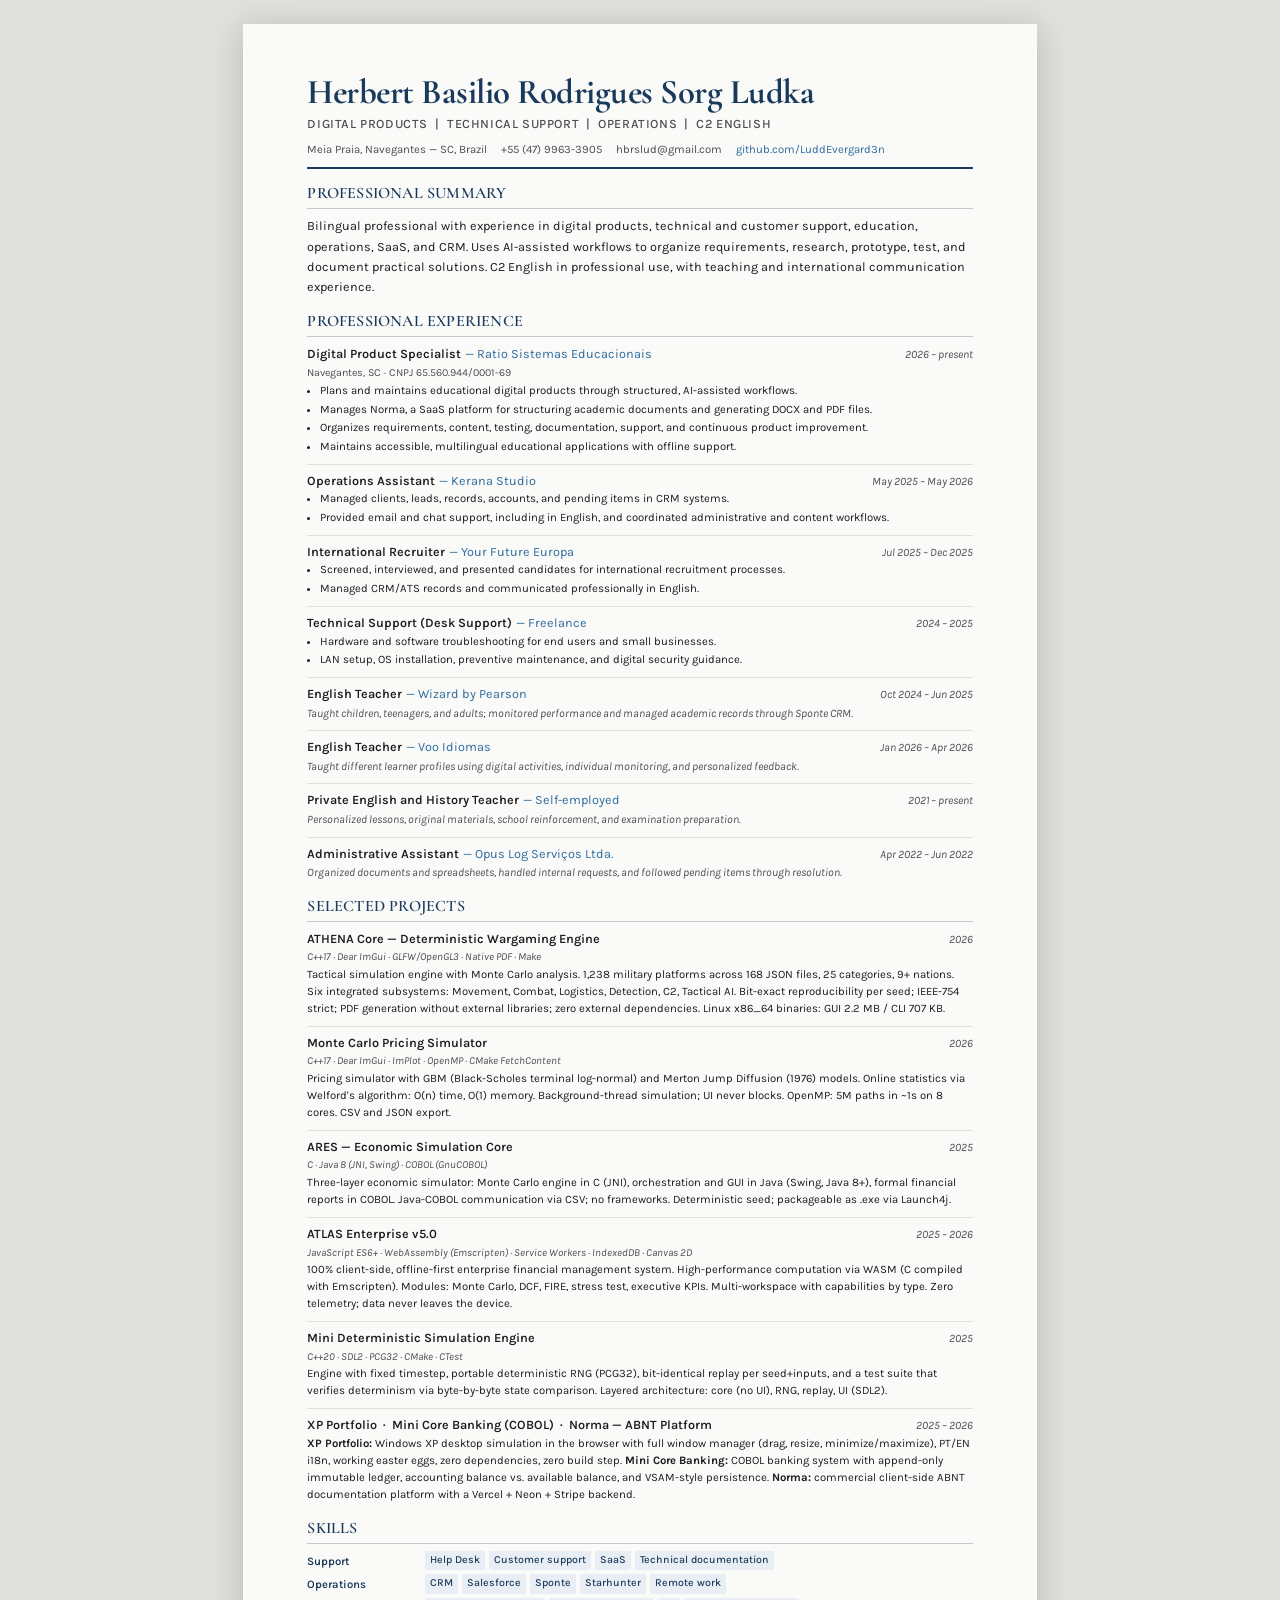
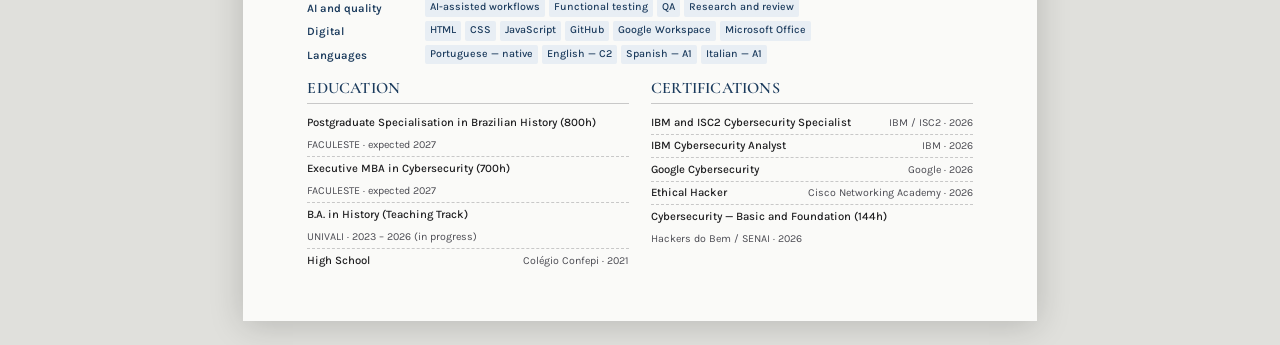
<file: cv/cv-en.html>
<!DOCTYPE html>
<html lang="en">
<head>
  <meta charset="UTF-8">
  <meta name="viewport" content="width=device-width, initial-scale=1.0">
  <title>Herbert B. R. S. Ludka — Resume</title>

  <link rel="preconnect" href="https://fonts.googleapis.com">
  <link rel="preconnect" href="https://fonts.gstatic.com" crossorigin>
  <link href="https://fonts.googleapis.com/css2?family=Cormorant+Garamond:wght@500;600;700&family=Karla:ital,wght@0,300;0,400;0,500;0,600;1,400&display=swap" rel="stylesheet">

  <style>
    :root {
      --c-bg:         #FAFAF8;
      --c-text:       #1C1C1E;
      --c-muted:      #4B4B52;
      --c-accent:     #1A3A5C;
      --c-accent-mid: #2E6B9E;
      --c-rule:       #C8C8C8;
      --c-rule-soft:  #E2E2DC;
      --c-tag-bg:     #E8EEF4;
      --c-tag-text:   #1A3A5C;
      --font-head: 'Cormorant Garamond', Georgia, serif;
      --font-body: 'Karla', system-ui, sans-serif;
    }

    *, *::before, *::after { box-sizing: border-box; margin: 0; padding: 0; }
    html { font-size: 10.5pt; }

    body {
      font-family: var(--font-body);
      background: #E0E0DC;
      color: var(--c-text);
      line-height: 1.55;
      -webkit-font-smoothing: antialiased;
    }

    a { color: var(--c-accent-mid); text-decoration: none; }

    .page {
      width: 210mm;
      min-height: 297mm;
      margin: 24px auto;
      background: var(--c-bg);
      padding: 13mm 17mm;
      box-shadow: 0 4px 32px rgba(0,0,0,.18);
    }

    .header {
      border-bottom: 2.5px solid var(--c-accent);
      padding-bottom: 9px;
      margin-bottom: 12px;
    }

    .header__name {
      font-family: var(--font-head);
      font-size: 26pt;
      font-weight: 700;
      color: var(--c-accent);
      letter-spacing: -0.5px;
      line-height: 1.1;
      margin-bottom: 3px;
    }

    .header__title {
      font-size: 9.5pt;
      font-weight: 500;
      color: var(--c-muted);
      letter-spacing: 0.6px;
      text-transform: uppercase;
      margin-bottom: 7px;
    }

    .header__contact {
      display: flex;
      flex-wrap: wrap;
      gap: 3px 14px;
      font-size: 8.5pt;
      color: var(--c-muted);
    }

    .section { margin-bottom: 12px; }

    .section__title {
      font-family: var(--font-head);
      font-size: 12pt;
      font-weight: 600;
      color: var(--c-accent);
      border-bottom: 1px solid var(--c-rule);
      padding-bottom: 2px;
      margin-bottom: 7px;
      text-transform: uppercase;
      letter-spacing: 0.2px;
    }

    .summary { font-size: 9.5pt; line-height: 1.6; }

    .entry { margin-bottom: 8px; }
    .entry:last-child { margin-bottom: 0; }

    .entry__header {
      display: flex;
      justify-content: space-between;
      align-items: baseline;
      flex-wrap: wrap;
      gap: 1px 8px;
      margin-bottom: 1px;
    }

    .entry__left {
      display: flex;
      flex-wrap: wrap;
      align-items: baseline;
      gap: 0 4px;
    }

    .entry__role    { font-weight: 600; font-size: 9.5pt; color: var(--c-text); }
    .entry__company { font-weight: 400; font-size: 9.5pt; color: var(--c-accent-mid); }

    .entry__regime {
      font-size: 7.5pt;
      color: var(--c-muted);
      border: 1px solid var(--c-rule);
      border-radius: 2px;
      padding: 0 4px;
      line-height: 1.5;
    }

    .entry__period {
      font-size: 8.5pt;
      color: var(--c-muted);
      white-space: nowrap;
      font-style: italic;
    }

    .entry__sub {
      font-size: 8pt;
      color: var(--c-muted);
      margin-bottom: 2px;
    }

    .entry ul { padding-left: 13px; list-style: disc; }

    .entry li {
      font-size: 8.5pt;
      color: var(--c-text);
      margin-bottom: 1.5px;
      line-height: 1.5;
    }

    .entry__inline-desc {
      font-size: 8.5pt;
      color: var(--c-muted);
      font-style: italic;
      margin-top: 1px;
    }

    .project__name  { font-weight: 600; font-size: 9.5pt; color: var(--c-text); }
    .project__stack { font-size: 8pt; color: var(--c-muted); font-style: italic; }
    .project__desc  { font-size: 8.5pt; margin-top: 1px; line-height: 1.5; }

    .sub-rule { border: none; border-top: 1px solid var(--c-rule-soft); margin: 6px 0; }

    .skills-grid {
      display: grid;
      grid-template-columns: 108px 1fr;
      gap: 4px 10px;
      font-size: 8.5pt;
    }

    .skills-grid .label { font-weight: 600; color: var(--c-accent); padding-top: 2px; }
    .skills-grid .tags  { display: flex; flex-wrap: wrap; gap: 2px 4px; }

    .tag {
      background: var(--c-tag-bg);
      color: var(--c-tag-text);
      font-size: 8pt;
      font-weight: 500;
      padding: 1px 5px;
      border-radius: 2px;
      white-space: nowrap;
    }

    .two-col { display: grid; grid-template-columns: 1fr 1fr; gap: 0 22px; }
    .two-col .section { margin-bottom: 0; }

    .edu-list { list-style: none; padding: 0; }

    .edu-list li {
      font-size: 8.5pt;
      padding: 2.5px 0;
      border-bottom: 1px dashed var(--c-rule);
      display: flex;
      justify-content: space-between;
      align-items: baseline;
      gap: 6px;
      flex-wrap: wrap;
    }

    .edu-list li:last-child { border-bottom: none; }
    .edu-list .edu-name { font-weight: 500; }
    .edu-list .edu-meta { font-size: 8pt; color: var(--c-muted); text-align: right; white-space: nowrap; }

    @media print {
      body { background: white; print-color-adjust: exact; -webkit-print-color-adjust: exact; }
      .page { margin: 0; box-shadow: none; width: 100%; padding: 10mm 14mm; }
    }

    @page { size: A4; margin: 0; }
  </style>
</head>
<body>
<div class="page">

  <header class="header">
    <div class="header__name">Herbert Basilio Rodrigues Sorg Ludka</div>
    <div class="header__title">Digital Products &nbsp;|&nbsp; Technical Support &nbsp;|&nbsp; Operations &nbsp;|&nbsp; C2 English</div>
    <div class="header__contact">
      <span>Meia Praia, Navegantes — SC, Brazil</span>
      <span>+55 (47) 9963-3905</span>
      <span>hbrslud@gmail.com</span>
      <span><a href="https://github.com/LuddEvergard3n">github.com/LuddEvergard3n</a></span>
    </div>
  </header>

  <section class="section">
    <h2 class="section__title">Professional Summary</h2>
    <p class="summary">
      Bilingual professional with experience in digital products, technical and customer support, education, operations, SaaS, and CRM. Uses AI-assisted workflows to organize requirements, research, prototype, test, and document practical solutions. C2 English in professional use, with teaching and international communication experience.
    </p>
  </section>

  <section class="section">
    <h2 class="section__title">Professional Experience</h2>

    <div class="entry">
      <div class="entry__header">
        <div class="entry__left">
          <span class="entry__role">Digital Product Specialist</span>
          <span class="entry__company">— Ratio Sistemas Educacionais</span>
        </div>
        <span class="entry__period">2026 – present</span>
      </div>
      <div class="entry__sub">Navegantes, SC · CNPJ 65.560.944/0001-69</div>
      <ul>
        <li>Plans and maintains educational digital products through structured, AI-assisted workflows.</li>
        <li>Manages Norma, a SaaS platform for structuring academic documents and generating DOCX and PDF files.</li>
        <li>Organizes requirements, content, testing, documentation, support, and continuous product improvement.</li>
        <li>Maintains accessible, multilingual educational applications with offline support.</li>
      </ul>
    </div>

    <hr class="sub-rule">

    <div class="entry">
      <div class="entry__header">
        <div class="entry__left">
          <span class="entry__role">Operations Assistant</span>
          <span class="entry__company">— Kerana Studio</span>
        </div>
        <span class="entry__period">May 2025 – May 2026</span>
      </div>
      <ul>
        <li>Managed clients, leads, records, accounts, and pending items in CRM systems.</li>
        <li>Provided email and chat support, including in English, and coordinated administrative and content workflows.</li>
      </ul>
    </div>

    <hr class="sub-rule">

    <div class="entry">
      <div class="entry__header">
        <div class="entry__left">
          <span class="entry__role">International Recruiter</span>
          <span class="entry__company">— Your Future Europa</span>
        </div>
        <span class="entry__period">Jul 2025 – Dec 2025</span>
      </div>
      <ul>
        <li>Screened, interviewed, and presented candidates for international recruitment processes.</li>
        <li>Managed CRM/ATS records and communicated professionally in English.</li>
      </ul>
    </div>

    <hr class="sub-rule">

    <div class="entry">
      <div class="entry__header">
        <div class="entry__left">
          <span class="entry__role">Technical Support (Desk Support)</span>
          <span class="entry__company">— Freelance</span>
        </div>
        <span class="entry__period">2024 – 2025</span>
      </div>
      <ul>
        <li>Hardware and software troubleshooting for end users and small businesses.</li>
        <li>LAN setup, OS installation, preventive maintenance, and digital security guidance.</li>
      </ul>
    </div>

    <hr class="sub-rule">

    <div class="entry">
      <div class="entry__header">
        <div class="entry__left">
          <span class="entry__role">English Teacher</span>
          <span class="entry__company">— Wizard by Pearson</span>
        </div>
        <span class="entry__period">Oct 2024 – Jun 2025</span>
      </div>
      <div class="entry__inline-desc">
        Taught children, teenagers, and adults; monitored performance and managed academic records through Sponte CRM.
      </div>
    </div>

    <hr class="sub-rule">

    <div class="entry">
      <div class="entry__header">
        <div class="entry__left"><span class="entry__role">English Teacher</span><span class="entry__company">— Voo Idiomas</span></div>
        <span class="entry__period">Jan 2026 – Apr 2026</span>
      </div>
      <div class="entry__inline-desc">Taught different learner profiles using digital activities, individual monitoring, and personalized feedback.</div>
    </div>

    <hr class="sub-rule">

    <div class="entry">
      <div class="entry__header">
        <div class="entry__left"><span class="entry__role">Private English and History Teacher</span><span class="entry__company">— Self-employed</span></div>
        <span class="entry__period">2021 – present</span>
      </div>
      <div class="entry__inline-desc">Personalized lessons, original materials, school reinforcement, and examination preparation.</div>
    </div>

    <hr class="sub-rule">

    <div class="entry">
      <div class="entry__header">
        <div class="entry__left"><span class="entry__role">Administrative Assistant</span><span class="entry__company">— Opus Log Serviços Ltda.</span></div>
        <span class="entry__period">Apr 2022 – Jun 2022</span>
      </div>
      <div class="entry__inline-desc">Organized documents and spreadsheets, handled internal requests, and followed pending items through resolution.</div>
    </div>

  </section>

  <section class="section">
    <h2 class="section__title">Selected Projects</h2>

    <div class="entry">
      <div class="entry__header">
        <span class="project__name">ATHENA Core — Deterministic Wargaming Engine</span>
        <span class="entry__period">2026</span>
      </div>
      <div class="project__stack">C++17 &middot; Dear ImGui &middot; GLFW/OpenGL3 &middot; Native PDF &middot; Make</div>
      <p class="project__desc">Tactical simulation engine with Monte Carlo analysis. 1,238 military platforms across 168 JSON files, 25 categories, 9+ nations. Six integrated subsystems: Movement, Combat, Logistics, Detection, C2, Tactical AI. Bit-exact reproducibility per seed; IEEE-754 strict; PDF generation without external libraries; zero external dependencies. Linux x86_64 binaries: GUI 2.2 MB / CLI 707 KB.</p>
    </div>

    <hr class="sub-rule">

    <div class="entry">
      <div class="entry__header">
        <span class="project__name">Monte Carlo Pricing Simulator</span>
        <span class="entry__period">2026</span>
      </div>
      <div class="project__stack">C++17 &middot; Dear ImGui &middot; ImPlot &middot; OpenMP &middot; CMake FetchContent</div>
      <p class="project__desc">Pricing simulator with GBM (Black-Scholes terminal log-normal) and Merton Jump Diffusion (1976) models. Online statistics via Welford's algorithm: O(n) time, O(1) memory. Background-thread simulation; UI never blocks. OpenMP: 5M paths in ~1s on 8 cores. CSV and JSON export.</p>
    </div>

    <hr class="sub-rule">

    <div class="entry">
      <div class="entry__header">
        <span class="project__name">ARES — Economic Simulation Core</span>
        <span class="entry__period">2025</span>
      </div>
      <div class="project__stack">C &middot; Java 8 (JNI, Swing) &middot; COBOL (GnuCOBOL)</div>
      <p class="project__desc">Three-layer economic simulator: Monte Carlo engine in C (JNI), orchestration and GUI in Java (Swing, Java 8+), formal financial reports in COBOL. Java-COBOL communication via CSV; no frameworks. Deterministic seed; packageable as .exe via Launch4j.</p>
    </div>

    <hr class="sub-rule">

    <div class="entry">
      <div class="entry__header">
        <span class="project__name">ATLAS Enterprise v5.0</span>
        <span class="entry__period">2025 – 2026</span>
      </div>
      <div class="project__stack">JavaScript ES6+ &middot; WebAssembly (Emscripten) &middot; Service Workers &middot; IndexedDB &middot; Canvas 2D</div>
      <p class="project__desc">100% client-side, offline-first enterprise financial management system. High-performance computation via WASM (C compiled with Emscripten). Modules: Monte Carlo, DCF, FIRE, stress test, executive KPIs. Multi-workspace with capabilities by type. Zero telemetry; data never leaves the device.</p>
    </div>

    <hr class="sub-rule">

    <div class="entry">
      <div class="entry__header">
        <span class="project__name">Mini Deterministic Simulation Engine</span>
        <span class="entry__period">2025</span>
      </div>
      <div class="project__stack">C++20 &middot; SDL2 &middot; PCG32 &middot; CMake &middot; CTest</div>
      <p class="project__desc">Engine with fixed timestep, portable deterministic RNG (PCG32), bit-identical replay per seed+inputs, and a test suite that verifies determinism via byte-by-byte state comparison. Layered architecture: core (no UI), RNG, replay, UI (SDL2).</p>
    </div>

    <hr class="sub-rule">

    <div class="entry">
      <div class="entry__header">
        <span class="project__name">XP Portfolio &nbsp;&middot;&nbsp; Mini Core Banking (COBOL) &nbsp;&middot;&nbsp; Norma — ABNT Platform</span>
        <span class="entry__period">2025 – 2026</span>
      </div>
      <p class="project__desc">
        <strong>XP Portfolio:</strong> Windows XP desktop simulation in the browser with full window manager (drag, resize, minimize/maximize), PT/EN i18n, working easter eggs, zero dependencies, zero build step.
        <strong>Mini Core Banking:</strong> COBOL banking system with append-only immutable ledger, accounting balance vs. available balance, and VSAM-style persistence.
        <strong>Norma:</strong> commercial client-side ABNT documentation platform with a Vercel + Neon + Stripe backend.
      </p>
    </div>

  </section>

  <section class="section">
    <h2 class="section__title">Skills</h2>
    <div class="skills-grid">
      <span class="label">Support</span><div class="tags"><span class="tag">Help Desk</span><span class="tag">Customer support</span><span class="tag">SaaS</span><span class="tag">Technical documentation</span></div>
      <span class="label">Operations</span><div class="tags"><span class="tag">CRM</span><span class="tag">Salesforce</span><span class="tag">Sponte</span><span class="tag">Starhunter</span><span class="tag">Remote work</span></div>
      <span class="label">AI and quality</span><div class="tags"><span class="tag">AI-assisted workflows</span><span class="tag">Functional testing</span><span class="tag">QA</span><span class="tag">Research and review</span></div>
      <span class="label">Digital</span><div class="tags"><span class="tag">HTML</span><span class="tag">CSS</span><span class="tag">JavaScript</span><span class="tag">GitHub</span><span class="tag">Google Workspace</span><span class="tag">Microsoft Office</span></div>
      <span class="label">Languages</span><div class="tags"><span class="tag">Portuguese — native</span><span class="tag">English — C2</span><span class="tag">Spanish — A1</span><span class="tag">Italian — A1</span></div>
    </div>
  </section>

  <div class="two-col">

    <section class="section">
      <h2 class="section__title">Education</h2>
      <ul class="edu-list">
        <li><span class="edu-name">Postgraduate Specialisation in Brazilian History (800h)</span><span class="edu-meta">FACULESTE · expected 2027</span></li>
        <li><span class="edu-name">Executive MBA in Cybersecurity (700h)</span><span class="edu-meta">FACULESTE · expected 2027</span></li>
        <li>
          <span class="edu-name">B.A. in History (Teaching Track)</span>
          <span class="edu-meta">UNIVALI · 2023 – 2026 (in progress)</span>
        </li>
        <li>
          <span class="edu-name">High School</span>
          <span class="edu-meta">Colégio Confepi · 2021</span>
        </li>
      </ul>
    </section>

    <section class="section">
      <h2 class="section__title">Certifications</h2>
      <ul class="edu-list">
        <li><span class="edu-name">IBM and ISC2 Cybersecurity Specialist</span><span class="edu-meta">IBM / ISC2 · 2026</span></li>
        <li><span class="edu-name">IBM Cybersecurity Analyst</span><span class="edu-meta">IBM · 2026</span></li>
        <li><span class="edu-name">Google Cybersecurity</span><span class="edu-meta">Google · 2026</span></li>
        <li><span class="edu-name">Ethical Hacker</span><span class="edu-meta">Cisco Networking Academy · 2026</span></li>
        <li><span class="edu-name">Cybersecurity — Basic and Foundation (144h)</span><span class="edu-meta">Hackers do Bem / SENAI · 2026</span></li>
      </ul>
    </section>

  </div>

</div>
</body>
</html>
</file>
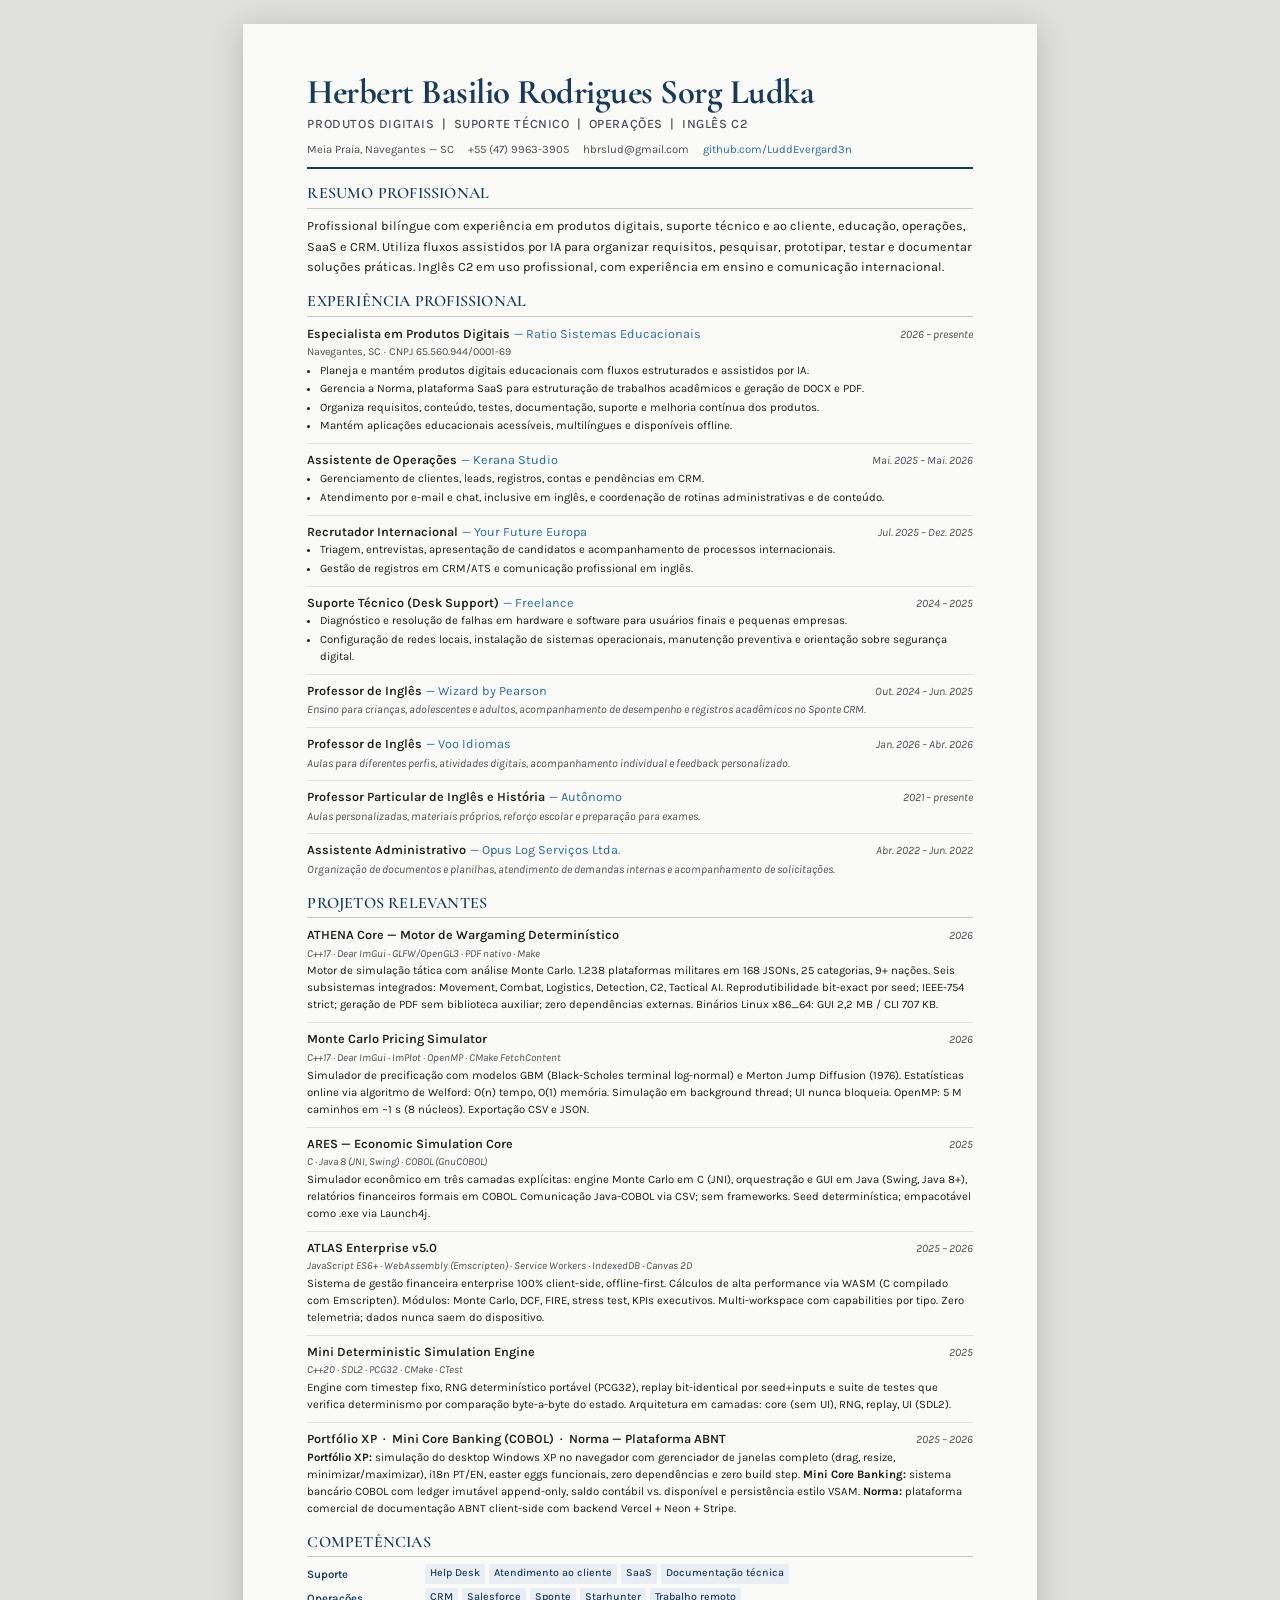
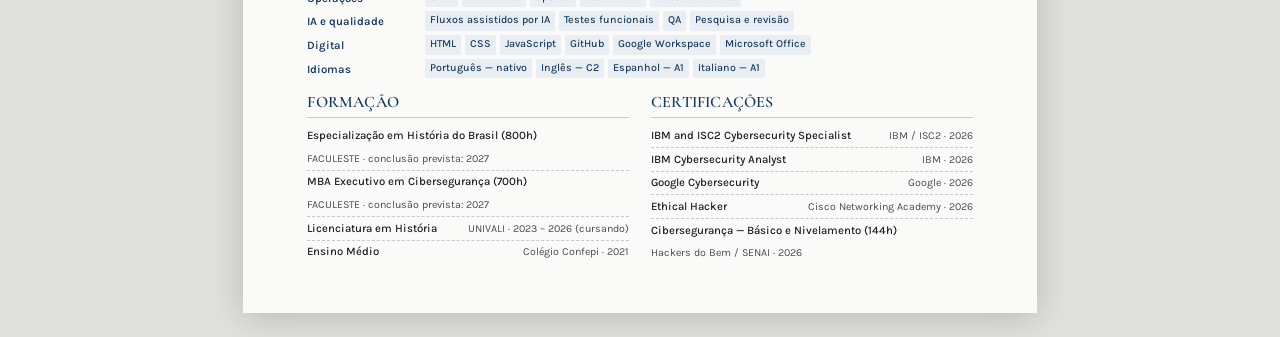
<file: cv/cv-pt.html>
<!DOCTYPE html>
<html lang="pt-BR">
<head>
  <meta charset="UTF-8">
  <meta name="viewport" content="width=device-width, initial-scale=1.0">
  <title>Herbert B. R. S. Ludka — Currículo</title>

  <link rel="preconnect" href="https://fonts.googleapis.com">
  <link rel="preconnect" href="https://fonts.gstatic.com" crossorigin>
  <link href="https://fonts.googleapis.com/css2?family=Cormorant+Garamond:wght@500;600;700&family=Karla:ital,wght@0,300;0,400;0,500;0,600;1,400&display=swap" rel="stylesheet">

  <style>
    :root {
      --c-bg:         #FAFAF8;
      --c-text:       #1C1C1E;
      --c-muted:      #4B4B52;
      --c-accent:     #1A3A5C;
      --c-accent-mid: #2E6B9E;
      --c-rule:       #C8C8C8;
      --c-rule-soft:  #E2E2DC;
      --c-tag-bg:     #E8EEF4;
      --c-tag-text:   #1A3A5C;
      --font-head: 'Cormorant Garamond', Georgia, serif;
      --font-body: 'Karla', system-ui, sans-serif;
    }

    *, *::before, *::after { box-sizing: border-box; margin: 0; padding: 0; }
    html { font-size: 10.5pt; }

    body {
      font-family: var(--font-body);
      background: #E0E0DC;
      color: var(--c-text);
      line-height: 1.55;
      -webkit-font-smoothing: antialiased;
    }

    a { color: var(--c-accent-mid); text-decoration: none; }

    .page {
      width: 210mm;
      min-height: 297mm;
      margin: 24px auto;
      background: var(--c-bg);
      padding: 13mm 17mm;
      box-shadow: 0 4px 32px rgba(0,0,0,.18);
    }

    /* --- Cabeçalho --- */
    .header {
      border-bottom: 2.5px solid var(--c-accent);
      padding-bottom: 9px;
      margin-bottom: 12px;
    }

    .header__name {
      font-family: var(--font-head);
      font-size: 26pt;
      font-weight: 700;
      color: var(--c-accent);
      letter-spacing: -0.5px;
      line-height: 1.1;
      margin-bottom: 3px;
    }

    .header__title {
      font-size: 9.5pt;
      font-weight: 500;
      color: var(--c-muted);
      letter-spacing: 0.6px;
      text-transform: uppercase;
      margin-bottom: 7px;
    }

    .header__contact {
      display: flex;
      flex-wrap: wrap;
      gap: 3px 14px;
      font-size: 8.5pt;
      color: var(--c-muted);
    }

    /* --- Seções --- */
    .section { margin-bottom: 12px; }

    .section__title {
      font-family: var(--font-head);
      font-size: 12pt;
      font-weight: 600;
      color: var(--c-accent);
      border-bottom: 1px solid var(--c-rule);
      padding-bottom: 2px;
      margin-bottom: 7px;
      text-transform: uppercase;
      letter-spacing: 0.2px;
    }

    .summary { font-size: 9.5pt; line-height: 1.6; }

    /* --- Entradas --- */
    .entry { margin-bottom: 8px; }
    .entry:last-child { margin-bottom: 0; }

    .entry__header {
      display: flex;
      justify-content: space-between;
      align-items: baseline;
      flex-wrap: wrap;
      gap: 1px 8px;
      margin-bottom: 1px;
    }

    .entry__left {
      display: flex;
      flex-wrap: wrap;
      align-items: baseline;
      gap: 0 4px;
    }

    .entry__role    { font-weight: 600; font-size: 9.5pt; color: var(--c-text); }
    .entry__company { font-weight: 400; font-size: 9.5pt; color: var(--c-accent-mid); }

    .entry__regime {
      font-size: 7.5pt;
      color: var(--c-muted);
      border: 1px solid var(--c-rule);
      border-radius: 2px;
      padding: 0 4px;
      line-height: 1.5;
    }

    .entry__period {
      font-size: 8.5pt;
      color: var(--c-muted);
      white-space: nowrap;
      font-style: italic;
    }

    .entry__sub {
      font-size: 8pt;
      color: var(--c-muted);
      margin-bottom: 2px;
    }

    .entry ul { padding-left: 13px; list-style: disc; }

    .entry li {
      font-size: 8.5pt;
      color: var(--c-text);
      margin-bottom: 1.5px;
      line-height: 1.5;
    }

    /* Entrada compacta: sem bullets, só uma linha de descrição */
    .entry__inline-desc {
      font-size: 8.5pt;
      color: var(--c-muted);
      font-style: italic;
      margin-top: 1px;
    }

    /* --- Projetos --- */
    .project__name  { font-weight: 600; font-size: 9.5pt; color: var(--c-text); }
    .project__stack { font-size: 8pt; color: var(--c-muted); font-style: italic; }
    .project__desc  { font-size: 8.5pt; margin-top: 1px; line-height: 1.5; }

    /* --- Separador interno --- */
    .sub-rule { border: none; border-top: 1px solid var(--c-rule-soft); margin: 6px 0; }

    /* --- Habilidades --- */
    .skills-grid {
      display: grid;
      grid-template-columns: 108px 1fr;
      gap: 4px 10px;
      font-size: 8.5pt;
    }

    .skills-grid .label { font-weight: 600; color: var(--c-accent); padding-top: 2px; }
    .skills-grid .tags  { display: flex; flex-wrap: wrap; gap: 2px 4px; }

    .tag {
      background: var(--c-tag-bg);
      color: var(--c-tag-text);
      font-size: 8pt;
      font-weight: 500;
      padding: 1px 5px;
      border-radius: 2px;
      white-space: nowrap;
    }

    /* --- Dois colunas --- */
    .two-col { display: grid; grid-template-columns: 1fr 1fr; gap: 0 22px; }
    .two-col .section { margin-bottom: 0; }

    /* --- Listas de formação --- */
    .edu-list { list-style: none; padding: 0; }

    .edu-list li {
      font-size: 8.5pt;
      padding: 2.5px 0;
      border-bottom: 1px dashed var(--c-rule);
      display: flex;
      justify-content: space-between;
      align-items: baseline;
      gap: 6px;
      flex-wrap: wrap;
    }

    .edu-list li:last-child { border-bottom: none; }
    .edu-list .edu-name { font-weight: 500; }
    .edu-list .edu-meta { font-size: 8pt; color: var(--c-muted); text-align: right; white-space: nowrap; }

    /* --- Print --- */
    @media print {
      body { background: white; print-color-adjust: exact; -webkit-print-color-adjust: exact; }
      .page { margin: 0; box-shadow: none; width: 100%; padding: 10mm 14mm; }
    }

    @page { size: A4; margin: 0; }
  </style>
</head>
<body>
<div class="page">

  <!-- CABEÇALHO -->
  <header class="header">
    <div class="header__name">Herbert Basilio Rodrigues Sorg Ludka</div>
    <div class="header__title">Produtos Digitais &nbsp;|&nbsp; Suporte Técnico &nbsp;|&nbsp; Operações &nbsp;|&nbsp; Inglês C2</div>
    <div class="header__contact">
      <span>Meia Praia, Navegantes — SC</span>
      <span>+55 (47) 9963-3905</span>
      <span>hbrslud@gmail.com</span>
      <span><a href="https://github.com/LuddEvergard3n">github.com/LuddEvergard3n</a></span>
    </div>
  </header>

  <!-- RESUMO -->
  <section class="section">
    <h2 class="section__title">Resumo Profissional</h2>
    <p class="summary">
      Profissional bilíngue com experiência em produtos digitais, suporte técnico e ao cliente, educação, operações, SaaS e CRM. Utiliza fluxos assistidos por IA para organizar requisitos, pesquisar, prototipar, testar e documentar soluções práticas. Inglês C2 em uso profissional, com experiência em ensino e comunicação internacional.
    </p>
  </section>

  <!-- EXPERIÊNCIA -->
  <section class="section">
    <h2 class="section__title">Experiência Profissional</h2>

    <!-- Ratio -->
    <div class="entry">
      <div class="entry__header">
        <div class="entry__left">
          <span class="entry__role">Especialista em Produtos Digitais</span>
          <span class="entry__company">— Ratio Sistemas Educacionais</span>
        </div>
        <span class="entry__period">2026 – presente</span>
      </div>
      <div class="entry__sub">Navegantes, SC · CNPJ 65.560.944/0001-69</div>
      <ul>
        <li>Planeja e mantém produtos digitais educacionais com fluxos estruturados e assistidos por IA.</li>
        <li>Gerencia a Norma, plataforma SaaS para estruturação de trabalhos acadêmicos e geração de DOCX e PDF.</li>
        <li>Organiza requisitos, conteúdo, testes, documentação, suporte e melhoria contínua dos produtos.</li>
        <li>Mantém aplicações educacionais acessíveis, multilíngues e disponíveis offline.</li>
      </ul>
    </div>

    <hr class="sub-rule">

    <!-- Kerana Studio -->
    <div class="entry">
      <div class="entry__header">
        <div class="entry__left">
          <span class="entry__role">Assistente de Operações</span>
          <span class="entry__company">— Kerana Studio</span>
        </div>
        <span class="entry__period">Mai. 2025 – Mai. 2026</span>
      </div>
      <ul>
        <li>Gerenciamento de clientes, leads, registros, contas e pendências em CRM.</li>
        <li>Atendimento por e-mail e chat, inclusive em inglês, e coordenação de rotinas administrativas e de conteúdo.</li>
      </ul>
    </div>

    <hr class="sub-rule">

    <div class="entry">
      <div class="entry__header">
        <div class="entry__left">
          <span class="entry__role">Recrutador Internacional</span>
          <span class="entry__company">— Your Future Europa</span>
        </div>
        <span class="entry__period">Jul. 2025 – Dez. 2025</span>
      </div>
      <ul>
        <li>Triagem, entrevistas, apresentação de candidatos e acompanhamento de processos internacionais.</li>
        <li>Gestão de registros em CRM/ATS e comunicação profissional em inglês.</li>
      </ul>
    </div>

    <hr class="sub-rule">

    <!-- Desk Support -->
    <div class="entry">
      <div class="entry__header">
        <div class="entry__left">
          <span class="entry__role">Suporte Técnico (Desk Support)</span>
          <span class="entry__company">— Freelance</span>
        </div>
        <span class="entry__period">2024 – 2025</span>
      </div>
      <ul>
        <li>Diagnóstico e resolução de falhas em hardware e software para usuários finais e pequenas empresas.</li>
        <li>Configuração de redes locais, instalação de sistemas operacionais, manutenção preventiva e orientação sobre segurança digital.</li>
      </ul>
    </div>

    <hr class="sub-rule">

    <!-- Ensino -->
    <div class="entry">
      <div class="entry__header">
        <div class="entry__left">
          <span class="entry__role">Professor de Inglês</span>
          <span class="entry__company">— Wizard by Pearson</span>
        </div>
        <span class="entry__period">Out. 2024 – Jun. 2025</span>
      </div>
      <div class="entry__inline-desc">
        Ensino para crianças, adolescentes e adultos, acompanhamento de desempenho e registros acadêmicos no Sponte CRM.
      </div>
    </div>

    <hr class="sub-rule">

    <div class="entry">
      <div class="entry__header">
        <div class="entry__left"><span class="entry__role">Professor de Inglês</span><span class="entry__company">— Voo Idiomas</span></div>
        <span class="entry__period">Jan. 2026 – Abr. 2026</span>
      </div>
      <div class="entry__inline-desc">Aulas para diferentes perfis, atividades digitais, acompanhamento individual e feedback personalizado.</div>
    </div>

    <hr class="sub-rule">

    <div class="entry">
      <div class="entry__header">
        <div class="entry__left"><span class="entry__role">Professor Particular de Inglês e História</span><span class="entry__company">— Autônomo</span></div>
        <span class="entry__period">2021 – presente</span>
      </div>
      <div class="entry__inline-desc">Aulas personalizadas, materiais próprios, reforço escolar e preparação para exames.</div>
    </div>

    <hr class="sub-rule">

    <div class="entry">
      <div class="entry__header">
        <div class="entry__left"><span class="entry__role">Assistente Administrativo</span><span class="entry__company">— Opus Log Serviços Ltda.</span></div>
        <span class="entry__period">Abr. 2022 – Jun. 2022</span>
      </div>
      <div class="entry__inline-desc">Organização de documentos e planilhas, atendimento de demandas internas e acompanhamento de solicitações.</div>
    </div>

  </section>

  <!-- PROJETOS -->
  <section class="section">
    <h2 class="section__title">Projetos Relevantes</h2>

    <div class="entry">
      <div class="entry__header">
        <span class="project__name">ATHENA Core — Motor de Wargaming Determinístico</span>
        <span class="entry__period">2026</span>
      </div>
      <div class="project__stack">C++17 &middot; Dear ImGui &middot; GLFW/OpenGL3 &middot; PDF nativo &middot; Make</div>
      <p class="project__desc">Motor de simulação tática com análise Monte Carlo. 1.238 plataformas militares em 168 JSONs, 25 categorias, 9+ nações. Seis subsistemas integrados: Movement, Combat, Logistics, Detection, C2, Tactical AI. Reprodutibilidade bit-exact por seed; IEEE-754 strict; geração de PDF sem biblioteca auxiliar; zero dependências externas. Binários Linux x86_64: GUI 2,2 MB / CLI 707 KB.</p>
    </div>

    <hr class="sub-rule">

    <div class="entry">
      <div class="entry__header">
        <span class="project__name">Monte Carlo Pricing Simulator</span>
        <span class="entry__period">2026</span>
      </div>
      <div class="project__stack">C++17 &middot; Dear ImGui &middot; ImPlot &middot; OpenMP &middot; CMake FetchContent</div>
      <p class="project__desc">Simulador de precificação com modelos GBM (Black-Scholes terminal log-normal) e Merton Jump Diffusion (1976). Estatísticas online via algoritmo de Welford: O(n) tempo, O(1) memória. Simulação em background thread; UI nunca bloqueia. OpenMP: 5 M caminhos em ~1 s (8 núcleos). Exportação CSV e JSON.</p>
    </div>

    <hr class="sub-rule">

    <div class="entry">
      <div class="entry__header">
        <span class="project__name">ARES — Economic Simulation Core</span>
        <span class="entry__period">2025</span>
      </div>
      <div class="project__stack">C &middot; Java 8 (JNI, Swing) &middot; COBOL (GnuCOBOL)</div>
      <p class="project__desc">Simulador econômico em três camadas explícitas: engine Monte Carlo em C (JNI), orquestração e GUI em Java (Swing, Java 8+), relatórios financeiros formais em COBOL. Comunicação Java-COBOL via CSV; sem frameworks. Seed determinística; empacotável como .exe via Launch4j.</p>
    </div>

    <hr class="sub-rule">

    <div class="entry">
      <div class="entry__header">
        <span class="project__name">ATLAS Enterprise v5.0</span>
        <span class="entry__period">2025 – 2026</span>
      </div>
      <div class="project__stack">JavaScript ES6+ &middot; WebAssembly (Emscripten) &middot; Service Workers &middot; IndexedDB &middot; Canvas 2D</div>
      <p class="project__desc">Sistema de gestão financeira enterprise 100% client-side, offline-first. Cálculos de alta performance via WASM (C compilado com Emscripten). Módulos: Monte Carlo, DCF, FIRE, stress test, KPIs executivos. Multi-workspace com capabilities por tipo. Zero telemetria; dados nunca saem do dispositivo.</p>
    </div>

    <hr class="sub-rule">

    <div class="entry">
      <div class="entry__header">
        <span class="project__name">Mini Deterministic Simulation Engine</span>
        <span class="entry__period">2025</span>
      </div>
      <div class="project__stack">C++20 &middot; SDL2 &middot; PCG32 &middot; CMake &middot; CTest</div>
      <p class="project__desc">Engine com timestep fixo, RNG determinístico portável (PCG32), replay bit-identical por seed+inputs e suite de testes que verifica determinismo por comparação byte-a-byte do estado. Arquitetura em camadas: core (sem UI), RNG, replay, UI (SDL2).</p>
    </div>

    <hr class="sub-rule">

    <div class="entry">
      <div class="entry__header">
        <span class="project__name">Portfólio XP &nbsp;&middot;&nbsp; Mini Core Banking (COBOL) &nbsp;&middot;&nbsp; Norma — Plataforma ABNT</span>
        <span class="entry__period">2025 – 2026</span>
      </div>
      <p class="project__desc">
        <strong>Portfólio XP:</strong> simulação do desktop Windows XP no navegador com gerenciador de janelas completo (drag, resize, minimizar/maximizar), i18n PT/EN, easter eggs funcionais, zero dependências e zero build step.
        <strong>Mini Core Banking:</strong> sistema bancário COBOL com ledger imutável append-only, saldo contábil vs. disponível e persistência estilo VSAM.
        <strong>Norma:</strong> plataforma comercial de documentação ABNT client-side com backend Vercel + Neon + Stripe.
      </p>
    </div>

  </section>

  <!-- HABILIDADES -->
  <section class="section">
    <h2 class="section__title">Competências</h2>
    <div class="skills-grid">
      <span class="label">Suporte</span><div class="tags"><span class="tag">Help Desk</span><span class="tag">Atendimento ao cliente</span><span class="tag">SaaS</span><span class="tag">Documentação técnica</span></div>
      <span class="label">Operações</span><div class="tags"><span class="tag">CRM</span><span class="tag">Salesforce</span><span class="tag">Sponte</span><span class="tag">Starhunter</span><span class="tag">Trabalho remoto</span></div>
      <span class="label">IA e qualidade</span><div class="tags"><span class="tag">Fluxos assistidos por IA</span><span class="tag">Testes funcionais</span><span class="tag">QA</span><span class="tag">Pesquisa e revisão</span></div>
      <span class="label">Digital</span><div class="tags"><span class="tag">HTML</span><span class="tag">CSS</span><span class="tag">JavaScript</span><span class="tag">GitHub</span><span class="tag">Google Workspace</span><span class="tag">Microsoft Office</span></div>
      <span class="label">Idiomas</span><div class="tags"><span class="tag">Português — nativo</span><span class="tag">Inglês — C2</span><span class="tag">Espanhol — A1</span><span class="tag">Italiano — A1</span></div>
    </div>
  </section>

  <!-- FORMAÇÃO + CERTIFICAÇÕES -->
  <div class="two-col">

    <section class="section">
      <h2 class="section__title">Formação</h2>
      <ul class="edu-list">
        <li><span class="edu-name">Especialização em História do Brasil (800h)</span><span class="edu-meta">FACULESTE · conclusão prevista: 2027</span></li>
        <li><span class="edu-name">MBA Executivo em Cibersegurança (700h)</span><span class="edu-meta">FACULESTE · conclusão prevista: 2027</span></li>
        <li>
          <span class="edu-name">Licenciatura em História</span>
          <span class="edu-meta">UNIVALI · 2023 – 2026 (cursando)</span>
        </li>
        <li>
          <span class="edu-name">Ensino Médio</span>
          <span class="edu-meta">Colégio Confepi · 2021</span>
        </li>
      </ul>
    </section>

    <section class="section">
      <h2 class="section__title">Certificações</h2>
      <ul class="edu-list">
        <li><span class="edu-name">IBM and ISC2 Cybersecurity Specialist</span><span class="edu-meta">IBM / ISC2 · 2026</span></li>
        <li><span class="edu-name">IBM Cybersecurity Analyst</span><span class="edu-meta">IBM · 2026</span></li>
        <li><span class="edu-name">Google Cybersecurity</span><span class="edu-meta">Google · 2026</span></li>
        <li><span class="edu-name">Ethical Hacker</span><span class="edu-meta">Cisco Networking Academy · 2026</span></li>
        <li><span class="edu-name">Cibersegurança — Básico e Nivelamento (144h)</span><span class="edu-meta">Hackers do Bem / SENAI · 2026</span></li>
      </ul>
    </section>

  </div>

</div>
</body>
</html>
</file>
